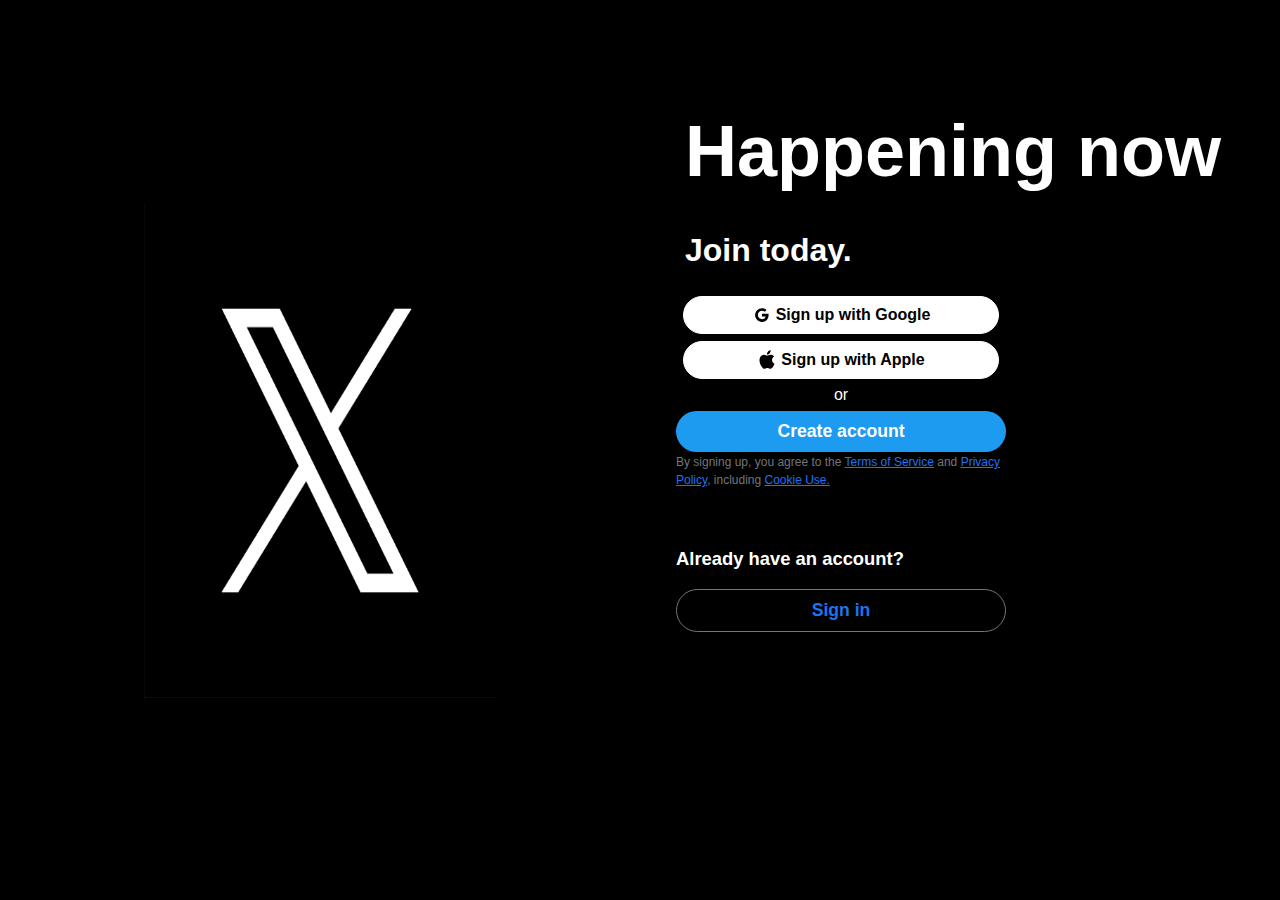
<file: index.html>
<!DOCTYPE html>
<html lang="en">
<head>
    <meta charset="UTF-8">
    <meta name="viewport" content="width=device-width, initial-scale=1.0">
    <title>X. It's what's happening / X</title>
</head><link rel="stylesheet" href="style.css">
<body>
    <main id="main-page">
        <section class="image-icon">
            <img src="./images/x-icon-black.jpg" alt="X-icon">
        </section>
        <section class="home-content">
           <div class="header-text">
                <div class="text">
                    <h1>Happening now</h1>
                    <h3>Join today.</h3>
                </div>
           </div>
           <div class="outer-account-access">
                <div class="account-access">
                        <div class="sign-in-with-account">
                            <div class="inner-content">
                                <img src="./images/google-icon-black.svg" alt="google-logo">
                                <span>Sign up with Google</span>
                            </div>
                        </div>
                        <div class="sign-in-with-account">
                            <div class="inner-content">
                                <img src="./images/apple-icon-black.svg" alt="apple-logo">
                                <span>Sign up with Apple</span>
                            </div>
                        </div>
                        <div class="span-condition">
                            <span>or</span>
                        </div>
                        <button class="create-account-btn" id="create-account-btn">Create account</button>
                        <div class="terms-container">
                            <span>By signing up, you agree to the <a href="#">Terms of Service</a> and <a href="#">Privacy Policy</a>, including <a href="#">Cookie Use.</a></span>
                        </div>
                        <div class="dead-space"></div>
                        <div id="post-dead-space-span">
                            <span>Already have an account?</span>
                        </div>
                        <button class="sign-in-account-btn" id="sign-in-btn">Sign in</button>
                </div>
            </div>
        </section>
    </main>
    <section class="sign-in" id="sign-in">
        <div class="sign-in-header">
            <div class="sign-in-header-icons">
                <span id="sign-in-exit">x</span>
                <div class="sign-in-header-icons-img">
                    <img src="./images/x-icon-black.jpg" alt="x-icon">
                </div>
            </div>
        </div>
        <div class="sign-in-container">
            <div class="account-access">
                <div class="sign-in-header-text">
                    <h2>Sign in to X</h2>
                </div>
                <div class="sign-in-with-account">
                    <div class="inner-content">
                        <img src="./images/google-icon-black.svg" alt="google-logo">
                        <span>Sign up with Google</span>
                    </div>
                </div>
                <div class="sign-in-with-account">
                    <div class="inner-content">
                        <img src="./images/apple-icon-black.svg" alt="apple-logo">
                        <span>Sign up with Apple</span>
                    </div>
                </div>
                <div class="span-condition">
                    <span>or</span>
                </div>
                <input type="text" placeholder="Phone, email, or username" class="sign-in-username" id="sign-in-username" autofocus>
                <button class="create-account-btn" id="sign-in-account-btn-next">Next</button>
                
                <!-- <div class="dead-space"></div> -->
                <!-- <div id="post-dead-space-span">
                    <span>Already have an account?</span>
                </div> -->
                <button class="sign-in-account-btn">Forgot password?</button>
                <div class="dead-space"></div>
                <div class="terms-container">
                    <span>Don't have an account? <a href="#">Sign up</a></span>
                </div>
        </div>

        </div>
    </section>



    <section class="sign-in-password" id="sign-in-password">
        <div class="sign-in-header">
            <div class="sign-in-header-icons">
                <span id="sign-in-exit-next">x</span>
                <div class="sign-in-header-icons-img">
                    <img src="./images/x-icon-black.jpg" alt="x-icon">
                </div>
            </div>
        </div>
        <div class="sign-in-container">
            <div class="account-access">
                <div class="sign-in-header-text">
                    <h2>Enter your password</h2>
                </div>
                <!-- <div class="sign-in-with-account">
                    <div class="inner-content">
                        <img src="./images/google-icon-black.svg" alt="google-logo">
                        <span>Sign up with Google</span>
                    </div>
                </div>
                <div class="sign-in-with-account">
                    <div class="inner-content">
                        <img src="./images/apple-icon-black.svg" alt="apple-logo">
                        <span>Sign up with Apple</span>
                    </div>
                </div>
                <div class="span-condition">
                    <span>or</span>
                </div> -->
                <input type="text" id="sign-in-username-next" class="sign-in-username" disabled>
                <input type="password" placeholder="password" id="sign-in-password-login" class="sign-in-username" autofocus>
                <div class="dead-space"></div>
                <div class="dead-space"></div>
                <div class="dead-space"></div>
                <div class="dead-space"></div>
                <div class="dead-space"></div>
                <div class="dead-space"></div>
                <button class="create-account-btn" id="create-account-btn-next-password">Log in</button>
                
                <!-- <div class="dead-space"></div> -->
                <!-- <div id="post-dead-space-span">
                    <span>Already have an account?</span>
                </div> -->
                <!-- <button class="sign-in-account-btn">Forgot password?</button> -->
                <div class="terms-container">
                    <span>Don't have an account? <a href="#">Sign up</a></span>
                </div>
        </div>

        </div>
    </section>


    <script src="index.js"></script>
</body>
</html>
</file>
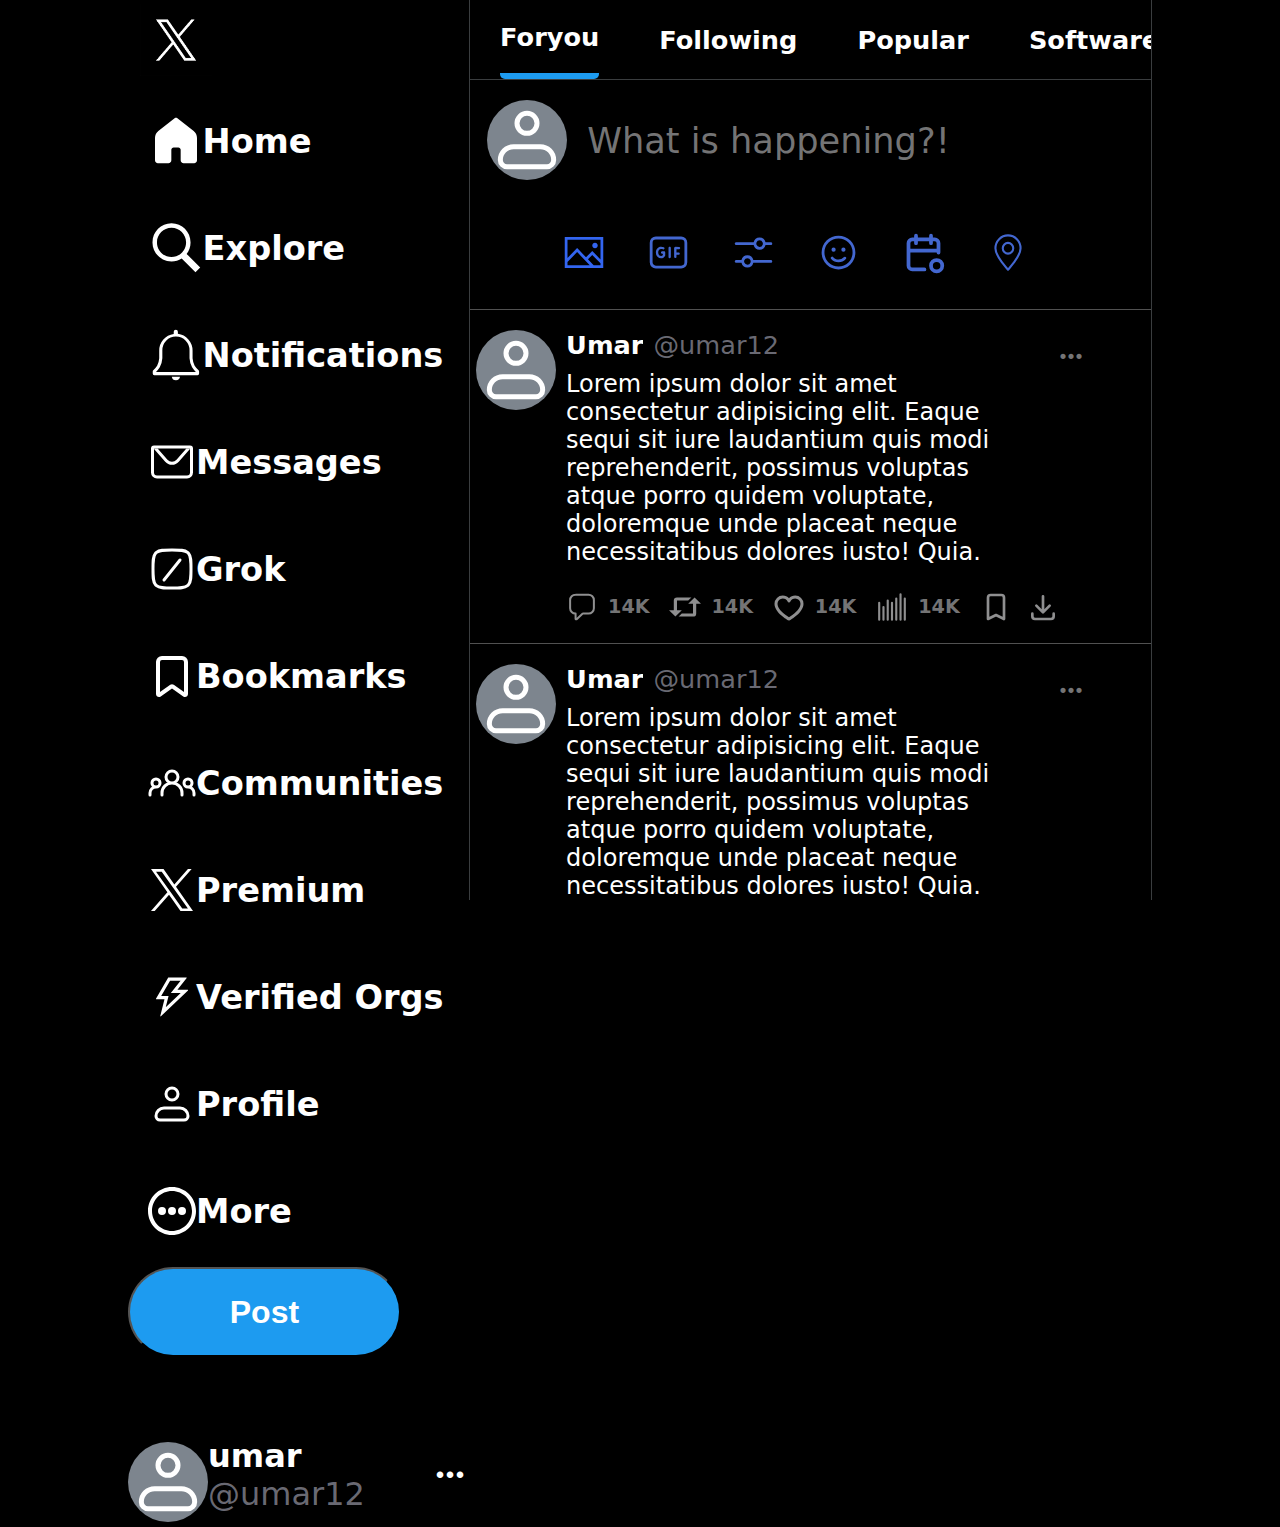
<file: home/home.html>
<!DOCTYPE html>
<html lang="en">
  <head>
    <meta charset="UTF-8" />
    <meta name="viewport" content="width=device-width, initial-scale=1.0" />
    <title>Home / X</title>
    <link rel="stylesheet" href="./styles.css" />
  </head>
  <body>
    <main>
      <section class="navigation">
        <header>
          <div class="navigation-header-div">
            <img src="../images/x-icon-black.jpg" alt="x-icon" />
          </div>
        </header>

        <div class="navigation-element">
          <div class="navigation-element-icon" id="special">
            <img src="../images/home.svg" alt="home-icon" />
          </div>
          <div class="navigation-element-text">Home</div>
        </div>

        <div class="navigation-element">
          <div class="navigation-element-icon" id="special">
            <img src="../images/search-icon.svg" alt="search-icon" />
          </div>
          <div class="navigation-element-text">Explore</div>
        </div>

        <div class="navigation-element">
          <div class="navigation-element-icon" id="special">
            <img src="../images/clarity--notification-line.svg" alt="icon" />
          </div>
          <div class="navigation-element-text">Notifications</div>
        </div>
        <div class="navigation-element">
          <div class="navigation-element-icon">
            <img src="../images/ep--message.svg" alt="icon" />
          </div>
          <div class="navigation-element-text">Messages</div>
        </div>

        <div class="navigation-element">
          <div class="navigation-element-icon">
            <img src="../images/hugeicons--grok.svg" alt="icon" />
          </div>
          <div class="navigation-element-text">Grok</div>
        </div>

        <div class="navigation-element" id="bookmarks">
          <div class="navigation-element-icon">
            <img src="../images/mingcute--bookmark-line.svg" alt="icon" />
          </div>
          <div class="navigation-element-text">Bookmarks</div>
        </div>

        <div class="navigation-element" id="communities">
          <div class="navigation-element-icon">
            <img src="../images/iconoir--community.svg" alt="icon" />
          </div>
          <div class="navigation-element-text">Communities</div>
        </div>

        <div class="navigation-element" id="premium">
          <div class="navigation-element-icon">
            <img src="../images/ion--logo-x.svg" alt="icon" />
          </div>
          <div class="navigation-element-text">Premium</div>
        </div>

        <div class="navigation-element">
          <div class="navigation-element-icon">
            <img
              src="../images/ant-design--thunderbolt-outlined.svg"
              alt="icon"
            />
          </div>
          <div class="navigation-element-text">Verified Orgs</div>
        </div>

        <div class="navigation-element">
          <div class="navigation-element-icon">
            <img src="../images/iconamoon--profile-light.svg" alt="icon" />
          </div>
          <div class="navigation-element-text">Profile</div>
        </div>

        <div class="navigation-element">
          <div class="navigation-element-icon">
            <img src="../images/gg--more-o.svg" alt="icon" />
          </div>
          <div class="navigation-element-text">More</div>
        </div>
        <div class="subscribe-button">
            <button class="subscribe-btn">
                <img src="../images/lucide-lab--feather-plus.svg" alt="post-icon">
                <span>Post</span>
            </button>
        </div>
        <div class="profile">
          <div class="profile-image">
            <div class="profile-image-background">
              <img
                src="../images/iconamoon--profile-light.svg"
                alt="profile-photo"
              />
            </div>
          </div>
          <div class="profile-details">
            <div class="profile-details-name">
              <span id="profile-details-name">umar</span>
            </div>
            <div class="profile-details-username">
              <span id="profile-details-username">@umar12</span>
            </div>
          </div>
          <div class="profile-options">
            <span>...</span>
          </div>
        </div>
      </section>

      <section class="content">
        <header class="content-header">
          <div class="header-elements" id="for-you">
            <span>Foryou</span>
          </div>

          <div class="header-elements">
            <span>Following</span>
          </div>

          <div class="header-elements">
            <span>Popular</span>
          </div>

          <div class="header-elements">
            <span>Software</span>
          </div>

          <div class="header-elements">
            <span>JavaScript</span>
          </div>

          <div class="header-elements">
            <span>Developer</span>
          </div>

          <div class="header-elements">
            <span>Airdrops</span>
          </div>
        </header>

        <div class="content-profile">
          <div class="content-profile-section">
            <div class="profile-image-background">
              <img
                src="../images/iconamoon--profile-light.svg"
                alt="profile-photo"
              />
            </div>
            <div class="content-profile-text">What is happening?!</div>
          </div>
          <div class="content-profile-icons">
            <div class="content-profile-icons-image">
              <img src="../images/icons8-gallery.svg" alt="icon" />
            </div>

            <div class="content-profile-icons-image">
              <img src="../images/fluent--gif-24-regular.svg" alt="icon" />
            </div>

            <div class="content-profile-icons-image option">
              <img src="../images/fluent--options-24-regular.svg" alt="icon" />
            </div>

            <div class="content-profile-icons-image">
              <img src="../images/fluent--emoji-16-regular.svg" alt="icon" />
            </div>

            <div class="content-profile-icons-image calender">
              <img src="../images/tabler--calendar-dot.svg" alt="icon" />
            </div>

            <div class="content-profile-icons-image">
              <img src="../images/system-uicons--location.svg" alt="icon" />
            </div>
          </div>
        </div>

        <div class="post-box">
          <div class="post-box-profile-position">
            <div class="profile-image-background">
              <img
                src="../images/iconamoon--profile-light.svg"
                alt="profile-photo"
              />
            </div>
          </div>
          <div class="post-box-content">
            <div class="post-box-content-header">
              <div class="profile-details">
                <div class="profile-details-name">
                  <span id="profile-details-name">Umar</span>
                </div>
                <div class="profile-details-username">
                  <span id="profile-details-username">@umar12 </span>
                </div>
              </div>
              <div class="profile-options">
                <span>...</span>
              </div>
            </div>
            <div class="post-box-content-main">
              <p>
                Lorem ipsum dolor sit amet consectetur adipisicing elit. Eaque
                sequi sit iure laudantium quis modi reprehenderit, possimus
                voluptas atque porro quidem voluptate, doloremque unde placeat
                neque necessitatibus dolores iusto! Quia.
              </p>
            </div>

            <div class="post-box-navigations">
              <div class="post-box-navigations-elelment">
                <img src="../images/proicons--comment.svg" alt="comment-icon" />
                <div class="post-box-navigations-elelment-text">14K</div>
              </div>

              <div class="post-box-navigations-elelment">
                <img src="../images/zondicons--repost.svg" alt="comment-icon" />
                <div class="post-box-navigations-elelment-text">14K</div>
              </div>

              <div class="post-box-navigations-elelment">
                <img src="../images/ph--heart-bold.svg" alt="comment-icon" />
                <div class="post-box-navigations-elelment-text">14K</div>
              </div>

              <div class="post-box-navigations-elelment">
                <img
                  src="../images/radix-icons--bar-chart.svg"
                  alt="comment-icon"
                />
                <div class="post-box-navigations-elelment-text">14K</div>
              </div>

              <div class="post-box-navigations-elelment">
                <img
                  src="../images/iconamoon--bookmark.svg"
                  alt="comment-icon"
                />
                <img
                  id="download-icon"
                  src="../images/tabler--download.svg"
                  alt="comment-icon"
                />
              </div>
            </div>
          </div>
        </div>

        <div class="post-box">
          <div class="post-box-profile-position">
            <div class="profile-image-background">
              <img
                src="../images/iconamoon--profile-light.svg"
                alt="profile-photo"
              />
            </div>
          </div>
          <div class="post-box-content">
            <div class="post-box-content-header">
              <div class="profile-details">
                <div class="profile-details-name">
                  <span id="profile-details-name">Umar</span>
                </div>
                <div class="profile-details-username">
                  <span id="profile-details-username">@umar12 </span>
                </div>
              </div>
              <div class="profile-options">
                <span>...</span>
              </div>
            </div>
            <div class="post-box-content-main">
              <p>
                Lorem ipsum dolor sit amet consectetur adipisicing elit. Eaque
                sequi sit iure laudantium quis modi reprehenderit, possimus
                voluptas atque porro quidem voluptate, doloremque unde placeat
                neque necessitatibus dolores iusto! Quia.
              </p>
              <img src="../images/backend auth img.png" alt="" />
            </div>

            <div class="post-box-navigations">
              <div class="post-box-navigations-elelment">
                <img src="../images/proicons--comment.svg" alt="comment-icon" />
                <div class="post-box-navigations-elelment-text">14K</div>
              </div>

              <div class="post-box-navigations-elelment">
                <img src="../images/zondicons--repost.svg" alt="comment-icon" />
                <div class="post-box-navigations-elelment-text">14K</div>
              </div>

              <div class="post-box-navigations-elelment">
                <img src="../images/ph--heart-bold.svg" alt="comment-icon" />
                <div class="post-box-navigations-elelment-text">14K</div>
              </div>

              <div class="post-box-navigations-elelment">
                <img
                  src="../images/radix-icons--bar-chart.svg"
                  alt="comment-icon"
                />
                <div class="post-box-navigations-elelment-text">14K</div>
              </div>

              <div class="post-box-navigations-elelment">
                <img
                  src="../images/iconamoon--bookmark.svg"
                  alt="comment-icon"
                />
                <img
                  id="download-icon"
                  src="../images/tabler--download.svg"
                  alt="comment-icon"
                />
              </div>
            </div>
          </div>
        </div>

        <div class="post-box">
          <div class="post-box-profile-position">
            <div class="profile-image-background">
              <img
                src="../images/iconamoon--profile-light.svg"
                alt="profile-photo"
              />
            </div>
          </div>
          <div class="post-box-content">
            <div class="post-box-content-header">
              <div class="profile-details">
                <div class="profile-details-name">
                  <span id="profile-details-name">Umar</span>
                </div>
                <div class="profile-details-username">
                  <span id="profile-details-username">@umar12 </span>
                </div>
              </div>
              <div class="profile-options">
                <span>...</span>
              </div>
            </div>
            <div class="post-box-content-main">
              <p>
                Lorem ipsum dolor sit amet consectetur adipisicing elit. Eaque
                sequi sit iure laudantium quis modi reprehenderit, possimus
                voluptas atque porro quidem voluptate, doloremque unde placeat
                neque necessitatibus dolores iusto! Quia.
              </p>
              <img src="../images/database-image.png" alt="" />
            </div>

            <div class="post-box-navigations">
              <div class="post-box-navigations-elelment">
                <img src="../images/proicons--comment.svg" alt="comment-icon" />
                <div class="post-box-navigations-elelment-text">14K</div>
              </div>

              <div class="post-box-navigations-elelment">
                <img src="../images/zondicons--repost.svg" alt="comment-icon" />
                <div class="post-box-navigations-elelment-text">14K</div>
              </div>

              <div class="post-box-navigations-elelment">
                <img src="../images/ph--heart-bold.svg" alt="comment-icon" />
                <div class="post-box-navigations-elelment-text">14K</div>
              </div>

              <div class="post-box-navigations-elelment">
                <img
                  src="../images/radix-icons--bar-chart.svg"
                  alt="comment-icon"
                />
                <div class="post-box-navigations-elelment-text">14K</div>
              </div>

              <div class="post-box-navigations-elelment">
                <img
                  src="../images/iconamoon--bookmark.svg"
                  alt="comment-icon"
                />
                <img
                  id="download-icon"
                  src="../images/tabler--download.svg"
                  alt="comment-icon"
                />
              </div>
            </div>
          </div>
        </div>
      </section>

      <section class="search">
        <header class="search-header">
          <div class="search-bar">
            <div class="search-logo">
              <img src="../images/search-icon.svg" alt="search-icon" />
            </div>
            <div class="search-text">Search</div>
            <!-- <input type="text" placeholder="Search" class="search-field"> -->
          </div>
        </header>
        <div class="subscribe">
          <div class="subscribe-header-text">Subscribe to Premium</div>
          <div class="subscribe-main-text">
            Subscribe to unlock new features and if eligible, receive a share of
            ads revenue.
          </div>
          <div class="subscribe-button">
            <button class="subscribe-btn">Subscribe</button>
          </div>
        </div>
        <div class="search-content-container">
          <div class="subscribe-header-text">Trends for you</div>
          <div class="search-content">
            <div class="search-content-header">
              Business & finance - Trending
              <div class="search-content-header-options">
                <div class="option-icon">
                  <span>...</span>
                </div>
              </div>
            </div>
            <div class="search-content-main">#Hamster_Kombat</div>
            <div class="search-content-sub-details">4,466 posts</div>
          </div>

          <div class="search-content">
            <div class="search-content-header">
              Business & finance - Trending
              <div class="search-content-header-options">
                <div class="option-icon">
                  <span>...</span>
                </div>
              </div>
            </div>
            <div class="search-content-main">Use VPN</div>
            <div class="search-content-sub-details">4,164 posts</div>
          </div>

          <div class="search-content">
            <div class="search-content-header">
              Business & finance - Trending
              <div class="search-content-header-options">
                <div class="option-icon">
                  <span>...</span>
                </div>
              </div>
            </div>
            <div class="search-content-main">#Catizen</div>
            <div class="search-content-sub-details">16.7K posts</div>
          </div>

          <div class="search-content">
            <div class="search-content-header">
              Business & finance - Trending
              <div class="search-content-header-options">
                <div class="option-icon">
                  <span>...</span>
                </div>
              </div>
            </div>
            <div class="search-content-main">chosen</div>
            <div class="search-content-sub-details">234K posts</div>
          </div>

          <div class="search-content">
            <div class="search-content-header">
              Business & finance - Trending
              <div class="search-content-header-options">
                <div class="option-icon">
                  <span>...</span>
                </div>
              </div>
            </div>
            <div class="search-content-main">400m</div>
            <div class="search-content-sub-details">3,599 posts</div>
          </div>

          <div class="search-content">
            <div class="search-content-header">
              Business & finance - Trending
              <div class="search-content-header-options">
                <div class="option-icon">
                  <span>...</span>
                </div>
              </div>
            </div>
            <div class="search-content-main">WHO ARE YOU</div>
            <div class="search-content-sub-details">355K posts</div>
          </div>
        </div>
      </section>
    </main>
    <script src="./home.js" type="module"></script>
    <!-- <script src="../index.js"></script> -->



<!-- 
    <div
          style="
            display: flex;
            /* border-radius: 50%; */
            /* background-color: #1a8cd8; */
            padding-left: 15px;
            margin-top: 10px;
            margin-bottom: 10px;
            gap: 10px;
          "
          class="svg-container"
         >
          <svg
            xmlns="http://www.w3.org/2000/svg"
            width="60"
            height="60"
            viewBox="0 0 24 24"
            fill="none"
            stroke="currentColor"
            stroke-width="2"
            stroke-linecap="round"
            stroke-linejoin="round"
            class="icon icon-tabler icons-tabler-outline icon-tabler-feather"
          >
            <path stroke="none" d="M0 0h24v24H0z" fill="none" />
            <path
              d="M4 20l10 -10m0 -5v5h5m-9 -1v5h5m-9 -1v5h5m-5 -5l4 -4l4 -4"
            />
            <path
              d="M19 10c.638 -.636 1 -1.515 1 -2.486a3.515 3.515 0 0 0 -3.517 -3.514c-.97 0 -1.847 .367 -2.483 1m-3 13l4 -4l4 -4"
            />
          </svg>
        </div>
 -->



  </body>
</html>
</file>
<file: style.css>
*{
    margin: 0;
    padding: 0;
    scroll-behavior: smooth;
    color: #fff;
    background-color: #000;
}
button{
    cursor: pointer;
}
body{
    display: flex;
    height: 100vh;
    justify-content: center;
    background: transparent;
}
main{
    height: 100vh;
    width: 100vw;
    display: flex;
    align-items: center;
    justify-content: center;
    position: absolute;
    /* z-index: -1; */
    background-color: hsla(0, 6%, 68%, 0.342);
    /* filter: contrast(100%) grayscale(100%); */
}
.image-icon img{
    height: 55%;
    width: 55%;
    padding: 0;
    margin: 0;
}
.image-icon{
    display: flex;
    justify-content: center;
    align-items: center;
    width: 50%;
    height: 100%;
    
}
.home-content{
    height: 100%;
    width: 50%;
}
.header-text{
    margin-top: 90px;
    padding: 20px 10px;
    font-family: 'Segoe UI', Tahoma, Geneva, Verdana, sans-serif;
}
.header-text h1{
    min-width: 0;
    font-size: 4.5rem;
    text-overflow: unset;
    word-wrap: break-word;
}
.header-text h3{
    margin-top: 40px;
    font-size: 2rem;
}
.text{
    width: 550px;
    margin: 0px auto;
}
.outer-account-access{

    display: flex;
    width: 568px;
    margin: 0 auto;

}
.account-access{
    width: 330px;
    height: 100%;
    font-family: TwitterChirp, -apple-system, BlinkMacSystemFont, "Segoe UI", Roboto, Helvetica, Arial, sans-serif;
}
.sign-in-with-account{
    border: 1px solid;
    padding: 8px;
    border-radius: 50px;
    background: #fff;
    margin: 7px;
}
.sign-in-with-account .inner-content{
    display: flex;
    align-items: center;
    justify-content: center;
    background: #fff;
    color: #000;
}

.sign-in-with-account .inner-content img{
    height: 20px;
    background: transparent;
}
.sign-in-with-account .inner-content span{
    background: transparent;
    color: #000;
    margin-left: 4px;
    font-weight: 595;
    
}
.span-condition{
    display: flex;
    justify-content: center;
    align-items: center;
    padding: 2px;
    height: 14px;
}
.create-account-btn{
    font-size: 1.1rem;
    font-weight: bold;
    background-color: rgb(29, 155, 240);
    padding: 10px 16px;
    width: 100%;
    border-radius: 50px;
    margin-top: 7px;
    color: #fff;
    cursor: pointer;
    border: none;
}
.terms-container span{
    color: rgb(113, 118, 123);
    font-size: 12px;
    font-weight: 400;
    line-height: 12px;
    
}
.terms-container span a{
    color: rgb(29, 115, 240);
}
.dead-space{
    height: 60px;
}
#post-dead-space-span span{
    font-size: 1.15rem;
    font-weight: bold;
    
}
.sign-in-account-btn{
    font-size: 1.1rem;
    font-weight: bold;
    border: 1px solid rgb(113, 118, 123);
    padding: 10px 16px;
    width: 100%;
    border-radius: 50px;
    cursor: pointer;
    margin-top: 19px;
    color: rgb(29, 115, 240);
}
.sign-in{
    display: none;

    margin: auto 0;
    border-radius: 20px;
    width: 600px;
    height: 700px;
} 
.sign-in-container{
    /* border: 1px solid red; */
    width: 330px;
    margin: 10px auto;
}
.sign-in-header-text{
    font-size: 1.5rem;
    width: 100%;
}
.sign-in-header{
    border-radius: 20px 20px 0 0; 
}
.sign-in-header-icons{
    width: 100%;
    display: flex;
    border-radius: 20px 20px 0 0;
}
.sign-in-header-icons span{
    border-radius: 20px 0 0 0; 
    font-size: 1.5rem;
    cursor: pointer;
    padding: 9px;
    padding-left: 15px;
    padding-top: 2px;
    text-align: center;
    font-family: TwitterChirp, -apple-system, BlinkMacSystemFont, "Segoe UI", Roboto, Helvetica, Arial, sans-serif;

}
.sign-in-header-icons-img{
    border-radius: 0 20px 0 0;
    width: 100%;
    /* border: 1px solid orange; */
    display: flex;
    justify-content: center;
    align-items: center;
}
.sign-in-header-icons-img img{
    height: 3rem;
    width: 3rem;
}
.sign-in .sign-in-container .account-access .sign-in-with-account{
    margin-top: 30px;
}
.sign-in-username{
    width: 100%;
    height: 50px;
    font-size: 1.1rem;
    border: 1px solid rgb(113, 118, 123);
    border-radius: 5px;
    margin: 10px 0;
}
/* .sign-in-username::placeholder{
    padding-left: 13px; 
} */
/* #sign-in-username:active{
    border: 2px solid red;
} */
.sign-in .sign-in-container .account-access .create-account-btn{
    margin-top: 20px;
    background-color: #fff;
    color: #000;
}
.sign-in .sign-in-container .account-access .sign-in-account-btn{
    margin-top: 25px;
    color: #fff;

}
.sign-in .sign-in-container .account-access .terms-container span{
    font-size: 1.1rem;
}



input{
    text-align: start;
    padding-left: 8px;

}


.sign-in-password{
    display: none;

    margin: auto 0;
    border-radius: 20px;
    width: 600px;
    height: 700px;
} 
#sign-in-username-next{
    background-color: hsla(0, 6%, 80%, 0.342);
    color: rgb(113, 118, 123);
}
.sign-in-password .sign-in-container{
    width: 80%;
}
.sign-in-password .sign-in-container .account-access{
    width: 100%;
}
#create-account-btn-next-password{
    background-color: #fff;
    color: #000;
}




@media screen and (max-width: 770px) {
    main{
        display: block;
        margin: 15px;
        margin-left: 7%;
        min-width: 1000px;

    }
    .image-icon{
        height: 80px;
        justify-content: start;
    }
    .image-icon img{
        height: 3rem;
        width: 3rem;
    }
    .home-content{
        padding-top: 0;
    }
    .header-text h1{
        font-size: 55px;
        width: 93vw;
        text-overflow: unset;
        overflow-wrap: break-word;
        margin-top: 0;
    } 
    .header-text{
        margin-top: 0;
    }
    .text{
        margin-top: 0;
    }

}
</file>
<file: home/styles.css>
* {
  margin: 0;
  scroll-behavior: smooth;
  box-sizing: border-box;
  color: #fff;
  background-color: #000;
}
body {
  width: 100%;
  height: 100vh;
  display: flex;
  justify-content: center;
}
main {
  width: 80%;
  height: 100%;
  display: flex;
  /* border: 1px solid white; */
}
.content {
  border-right: 1px solid rgba(91, 95, 99, 0.641);
  border-left: 1px solid rgba(91, 95, 99, 0.641);
  width: 100%;
  max-width: 1150px;
  overflow-y: scroll;
  scrollbar-width: none;
}
.navigation {
  /* border: 1px solid red; */
  height: 100vh;
  width: 50%;
}

header {
  /* border: 1px solid green; */
  height: 80px;
}
.navigation header {
  border: none;
}
.navigation header img {
  margin-left: 35px;
  height: 4.5rem;
  width: 4.5rem;
}
.navigation-header-div {
  width: 60px;
  height: 100%;
  display: flex;
  justify-content: center;
  align-items: center;
  /* border: 1px solid blue; */
}
.navigation-element {
  margin-top: 15px;
  /* border: 1px solid blue; */
  display: flex;
  /* gap: 2px; */
  margin-left: 20px;
  /* cursor: pointer; */
  height: 92px;
}
.navigation-element-icon {
  /* border: 1px solid yellow; */
  width: 17%;
  display: flex;
  cursor: pointer;
  align-items: center;
}
#special img {
  filter: none;
  width: 3.5rem;
  height: 3.5rem;
}
.navigation-element-icon img {
  filter: invert(100%);
  background: none;
  width: 3rem;
  height: 3rem;
}

.navigation-element-text {
  /* border: 1px solid green; */
  width: 100%;
  display: flex;
  cursor: pointer;
  align-items: center;
  font-size: 2.1rem;
  font-weight: 650;
  font-family: system-ui, -apple-system, BlinkMacSystemFont, "Segoe UI", Roboto,
    Oxygen, Ubuntu, Cantarell, "Open Sans", "Helvetica Neue", sans-serif;
}
.navigation .subscribe-button .subscribe-btn {
  width: 80%;
  height: 90px;
  border-radius: 60px;
  font-size: 2rem;
  font-weight: 700;
}
.navigation .subscribe-button .subscribe-btn img {
  display: none;
}
.navigation .subscribe-button .subscribe-btn span {
  display: block;
  background: none;
}
.profile {
  margin-top: 60px;
  width: 100%;
  /* border: 1px solid red; */
  display: flex;
  flex-direction: row;
  height: 90px;
  align-items: center;
}
.profile-image {
  width: 30%;
  height: 100%;
  display: flex;
  justify-content: center;
  align-items: center;
  /* border: 1px solid yellow; */
}
.profile-image-background {
  background-color: #7d858e;
  /* border: 1px solid white; */
  border-radius: 50%;
  height: 80px;
  width: 80px;
}
.profile-image-background img {
  height: 100%;
  background: none;
  filter: invert(100%);
}
.profile-details {
  height: 100%;
  /* border: 1px solid yellow; */
  font-family: system-ui, -apple-system, BlinkMacSystemFont, "Segoe UI", Roboto,
    Oxygen, Ubuntu, Cantarell, "Open Sans", "Helvetica Neue", sans-serif;
  width: 100%;
}
.profile-details-name {
  font-size: 2rem;
  font-weight: 700;
}
.profile-details-username span {
  font-size: 2rem;
  color: rgba(130, 130, 142, 0.819);
}
.profile-options {
  width: 10%;
  display: flex;
}
.profile-options span {
  margin-bottom: 100%;
  margin-right: 30px;
  /* border: 1px solid white; */
  font-size: 2.5rem;
  height: 50%;
  font-weight: 700;
}

.content-header {
  display: flex;
  overflow-x: auto;
  scrollbar-width: none;
  border-bottom: 1px solid rgba(91, 95, 99, 0.641);
}

.header-elements {
  font-family: system-ui, -apple-system, BlinkMacSystemFont, "Segoe UI", Roboto,
    Oxygen, Ubuntu, Cantarell, "Open Sans", "Helvetica Neue", sans-serif;
  display: flex;
  align-items: center;
  width: auto;
  height: 100%;
  margin: 0 30px;
}
#for-you {
  border-bottom: 6px solid rgb(29, 155, 240);
  border-bottom-left-radius: 5px;
  border-bottom-right-radius: 5px;
}

.header-elements span {
  /* border: 1px solid red; */
  font-size: 1.6rem;
  font-weight: 650;
}

.content-profile {
  border-bottom: 1px solid rgba(143, 143, 144, 0.564);
}
.content-profile-section {
  /* border: 1px solid yellow; */
  margin: 0 2.5%;
  padding: 20px 0;
  display: flex;
}
.content-profile-text {
  margin: 0 20px;
  color: rgba(143, 143, 144, 0.819);
  font-family: system-ui, -apple-system, BlinkMacSystemFont, "Segoe UI", Roboto,
    Oxygen, Ubuntu, Cantarell, "Open Sans", "Helvetica Neue", sans-serif;
  font-size: 2.2rem;
  display: grid;
  place-items: center;
}
.content-profile-icons {
  /* border: 1px solid yellow; */
  width: 60%;
  display: flex;
  margin: 30px 0;
  padding-left: 10.5%;
  flex-direction: row;
}
.content-profile-icons-image {
  margin: 0 20px;
}
.content-profile-icons-image img {
  width: 2.8rem;
  height: 2.8rem;
}

.post-box {
  border-bottom: 1px solid rgba(143, 143, 144, 0.564);
  display: flex;
  padding: 10px 0;
  padding-top: 20px;
}
.post-box-profile-position {
  /* border: 1px solid green; */
  padding: 0px 6px;
  padding-right: 10px;
}
.post-box-content {
  /* border: 1px solid white; */
  width: 80%;
  margin-right: 10%;
}
.post-box-content-header {
  /* border: 1px solid yellow; */
  display: flex;
  height: 40px;
}
.post-box-content-header .profile-details {
  display: flex;
  /* border: 1px solid orange; */
}
.post-box-content-header .profile-details .profile-details-username span {
  margin-left: 10px;
  font-size: 1.6rem;
}
.post-box-content-header .profile-details .profile-details-name {
  font-size: 1.6rem;
  font-weight: 650;
}
.post-box-content-header .profile-options span {
  color: rgba(143, 143, 144, 0.819);
  /* border: 1px solid pink; */
  font-size: 2rem;
  margin-right: 0;
}
.post-box-content-header .profile-options {
  display: flex;
  justify-content: end;
  /* border: 1px solid white; */
}

.post-box-content-main p {
  width: 90%;
  font-size: 1.5rem;
  font-family: system-ui, -apple-system, BlinkMacSystemFont, "Segoe UI", Roboto,
    Oxygen, Ubuntu, Cantarell, "Open Sans", "Helvetica Neue", sans-serif;
  padding: 0px 0px 15px 0px;
}
.post-box-content-main img {
  margin: 10px 0;
  border-radius: 20px;
  width: 100%;
  height: 100%;
}

.post-box-navigations {
  /* border: 1px solid purple; */
  display: flex;
  justify-content: space-between;
  width: 100%;
}

.post-box-navigations-elelment {
  display: absol;
  display: flex;
  padding: 10px 0;
  cursor: pointer;
  /* border: 1px solid red; */
  width: 20%;
}
.post-box-navigations-elelment img {
  /* border: 1px solid green; */
  height: 2rem;
  width: 2rem;
  background: none;
}
#download-icon {
  margin-left: 15px;
}
.post-box-navigations-elelment-text {
  /* border: 1px solid red; */
  font-family: system-ui, -apple-system, BlinkMacSystemFont, "Segoe UI", Roboto,
    Oxygen, Ubuntu, Cantarell, "Open Sans", "Helvetica Neue", sans-serif;
  color: rgba(143, 143, 144, 0.819);
  font-size: 1.2rem;
  font-weight: 600;
  display: flex;
  align-items: center;
  margin: 0 10px;
}

.search {
  width: 70%;
  border: none;
}
.search-header {
  border: none;
  display: flex;
  justify-content: center;
  align-items: center;
}
.search-bar {
  border: none;
  display: flex;
  background-color: rgba(91, 95, 99, 0.641);
  border-radius: 30px;
  width: 80%;
  height: 80%;
}
.search-logo {
  width: 20%;
  /* border: 1px solid red; */
  display: flex;
  align-items: center;
  justify-content: center;
  color: rgba(143, 143, 144, 0.819);

  background: none;
}
.search-logo img {
  /* margin-right: 10px; */
  background: none;
  color: rgba(143, 143, 144, 0.819);
  width: 2rem;
}
.search-text {
  width: 100%;
  background: none;
  font-family: system-ui, -apple-system, BlinkMacSystemFont, "Segoe UI", Roboto,
    Oxygen, Ubuntu, Cantarell, "Open Sans", "Helvetica Neue", sans-serif;
  display: flex;
  align-items: center;
  font-size: 2rem;
  color: rgba(143, 143, 144, 0.819);
}
.subscribe {
  padding-left: 20px;
  border: 1px solid rgba(91, 95, 99, 0.641);
  border-radius: 12px;
  width: 80%;
  margin: 15px auto;
}
.subscribe-header-text {
  font-size: 2.4rem;
  font-family: system-ui, -apple-system, BlinkMacSystemFont, "Segoe UI", Roboto,
    Oxygen, Ubuntu, Cantarell, "Open Sans", "Helvetica Neue", sans-serif;
  font-weight: 700;
  padding: 6px 0;
  max-width: 80%;
}
.subscribe-main-text {
  margin: 10px 0;
  font-size: 1.6rem;
  max-width: 80%;
  font-family: TwitterChirp, -apple-system, BlinkMacSystemFont, "Segoe UI",
    Roboto, Helvetica, Arial, sans-serif;
}
.subscribe-btn {
  font-size: 1.5rem;
  font-weight: 600;
  padding: 13px 24px;
  border-radius: 35px;
  background-color: rgb(29, 155, 240);
  margin: 10px 0;
  margin-bottom: 20px;
  cursor: pointer;
}
.search-content-container {
  border: 1px solid rgba(91, 95, 99, 0.641);
  border-radius: 12px;
  padding-left: 20px;
  height: 75%;
  width: 80%;
  margin: 25px auto;
}
.search-content-container .subscribe-header-text {
  margin-bottom: 30px;
}
.search-content {
  margin-bottom: 10px;
  /* border: 1px solid red; */
  height: 170px;
  font-family: "Segoe UI", Tahoma, Geneva, Verdana, sans-serif;
}
.search-content-header {
  font-size: 1.7rem;
  margin-bottom: 5px;
  color: rgba(143, 143, 144, 0.819);
  display: flex;
  justify-content: space-between;
}
.option-icon span {
  color: rgba(143, 143, 144, 0.819);
  font-weight: 800;
  margin-right: 25px;
  cursor: pointer;
}

.search-content-main {
  font-size: 2rem;
  font-weight: 700;
  max-width: 80%;
  margin: 5px 0;
}
.search-content-sub-details {
  color: rgba(143, 143, 144, 0.819);
  font-size: 1.7rem;
}
/*
.search-content-header-options{
    border: 1px solid green;
    display: flex;
    align-items: center;
    justify-content: center;
    width: 50px;
    height: 50px;
} */
@media screen and (max-width: 1328px) {
  .search{
    display: none;
  }
  
}
@media screen and (max-width: 1000px) {
  @media screen and (max-width: 500px){
    .navigation{
      display: none;
    }
  }
  @media screen and (max-height: 480px){
    .navigation{
      display: none;
    }
  }
  header {
    /* border: 1px solid red; */
    height: 35px;
  }
  .navigation {
    width: 15%;
    height: 100vh;
    /* border: 1px solid white; */
  }
  .navigation header img {
    height: 2.5rem;
    width: 2.5rem;
    /* border: 1px solid white; */
    margin-left: auto;
    margin-right: auto;
  }
  .navigation header {
    /* border: 1px solid green; */
    display: flex;
    align-items: center;
  }
  .navigation-header-div {
    /* border: 1px solid red; */
    height: auto;
    margin-left: auto;
    margin-right: auto;
    display: flex;
    justify-content: center;
    align-items: center;
  }
  #bookmarks{
    display: none;
  }
  /* #communities{
    display: none;
  } */
  .navigation-element {
    /* border: 1px solid red; */
    height: 7%;
    padding-top: 5px;
    padding-bottom: 5px;
    /* margin-left: auto;
    margin-right: auto; */
    margin: 5px auto;
  }
  .navigation-element-text {
    display: none;
  }
  .navigation-element-icon {
    /* border: 5px solid green; */
    height: 1.5rem;
    width: auto;
    margin-left: auto;
    margin-right: auto;
  }
  .navigation-element-icon img,
  #special img {
    /* border: 1px solid yellow; */
    height: 1.5rem;
    width: 1.5rem;
    /* margin-left: 10px; */
  }
  .navigation .subscribe-button .subscribe-btn {
    width: 70%;
    max-width: 43px;
    height: 60%;
    border: none;
    border-radius: 50%;
    background-color: #1da1f2;
    /* background-color: red; */
    display: flex;
    justify-content: center;
    align-items: center;
    margin: 5px auto;
    padding: 10px;

  }
  .navigation .subscribe-button .subscribe-btn img {
    display: block;
    width: 20px;
    height: 20px;
    stroke: #fff;
    background: none;
    /* stroke: #fff;
        content: '';
        position: absolute;
        top: 50%;
        left: 50%;
        transform: translate(-50%, -50%);
        width: 24px;
        height: 24px; */
    /* background: none;
        background-image: url("../images/feather.svg");
        background-repeat: no-repeat;
        background-position: center;
        background-size: contain; */
  }
  .navigation .profile{
    /* border: 1px solid yellow; */
    height: 10%;
    padding: 0;
    margin: 0;
    /* position: absolute;
    bottom: 0; */
  }
  .navigation .profile .profile-image{
    /* border: 1px solid green; */
    margin: 0 auto;
    height: auto;
    padding: 0;
  }
  .navigation .profile .profile-image .profile-image-background img{
    height: 2.5rem;
    width: 2.5rem;
    /* border: 1px solid red; */
  }
  .navigation .profile .profile-image .profile-image-background{
    height: auto;
  
  }
  .navigation .subscribe-button .subscribe-btn span {
    display: none;
  }


  .profile-details {
    display: none;
  }
  .profile-options {
    display: none;
  }


  .header-elements span {
    font-size: 1.1rem;
    font-weight: 650;
  }
  .content-profile-text {
    font-size: 1.7rem;
  }
  .content-profile-icons {
    /* border: 1px solid red; */

  }
  .content-profile-icons-image {
    /* border: 1px solid green; */
  }
  .content-profile-icons-image img {
    height: 2rem;
    width: 2rem;
  }

  .option {
    display: none;
  }
  .calender {
    display: none;
  }







  .post-box-content-main p {
    font-size: 1.2rem;
  }
  .post-box-navigations-elelment img{
    height: 1.5rem;

  }
  .profile-image-background {
    height: 2.5rem;
    width: 2.5rem;
  }
  .profile-image-background img {
    height: 2.5rem;
    width: 2.5rem;
  }
  .profile-details-username{
    /* border: 1px solid yellow; */
    padding-left: 10px;
    display: flex;
    align-items: center;
    justify-content: center;
  }
  #profile-details-name, #profile-details-username{

    margin: 0;
    font-size: 1.3rem;
    /* border: 1px solid red; */
  } 

  .search {
    display: none;
  }
}

.svg-container {
  background-color: aqua;
}

.svg-container svg {
  background: none;
}
</file>
